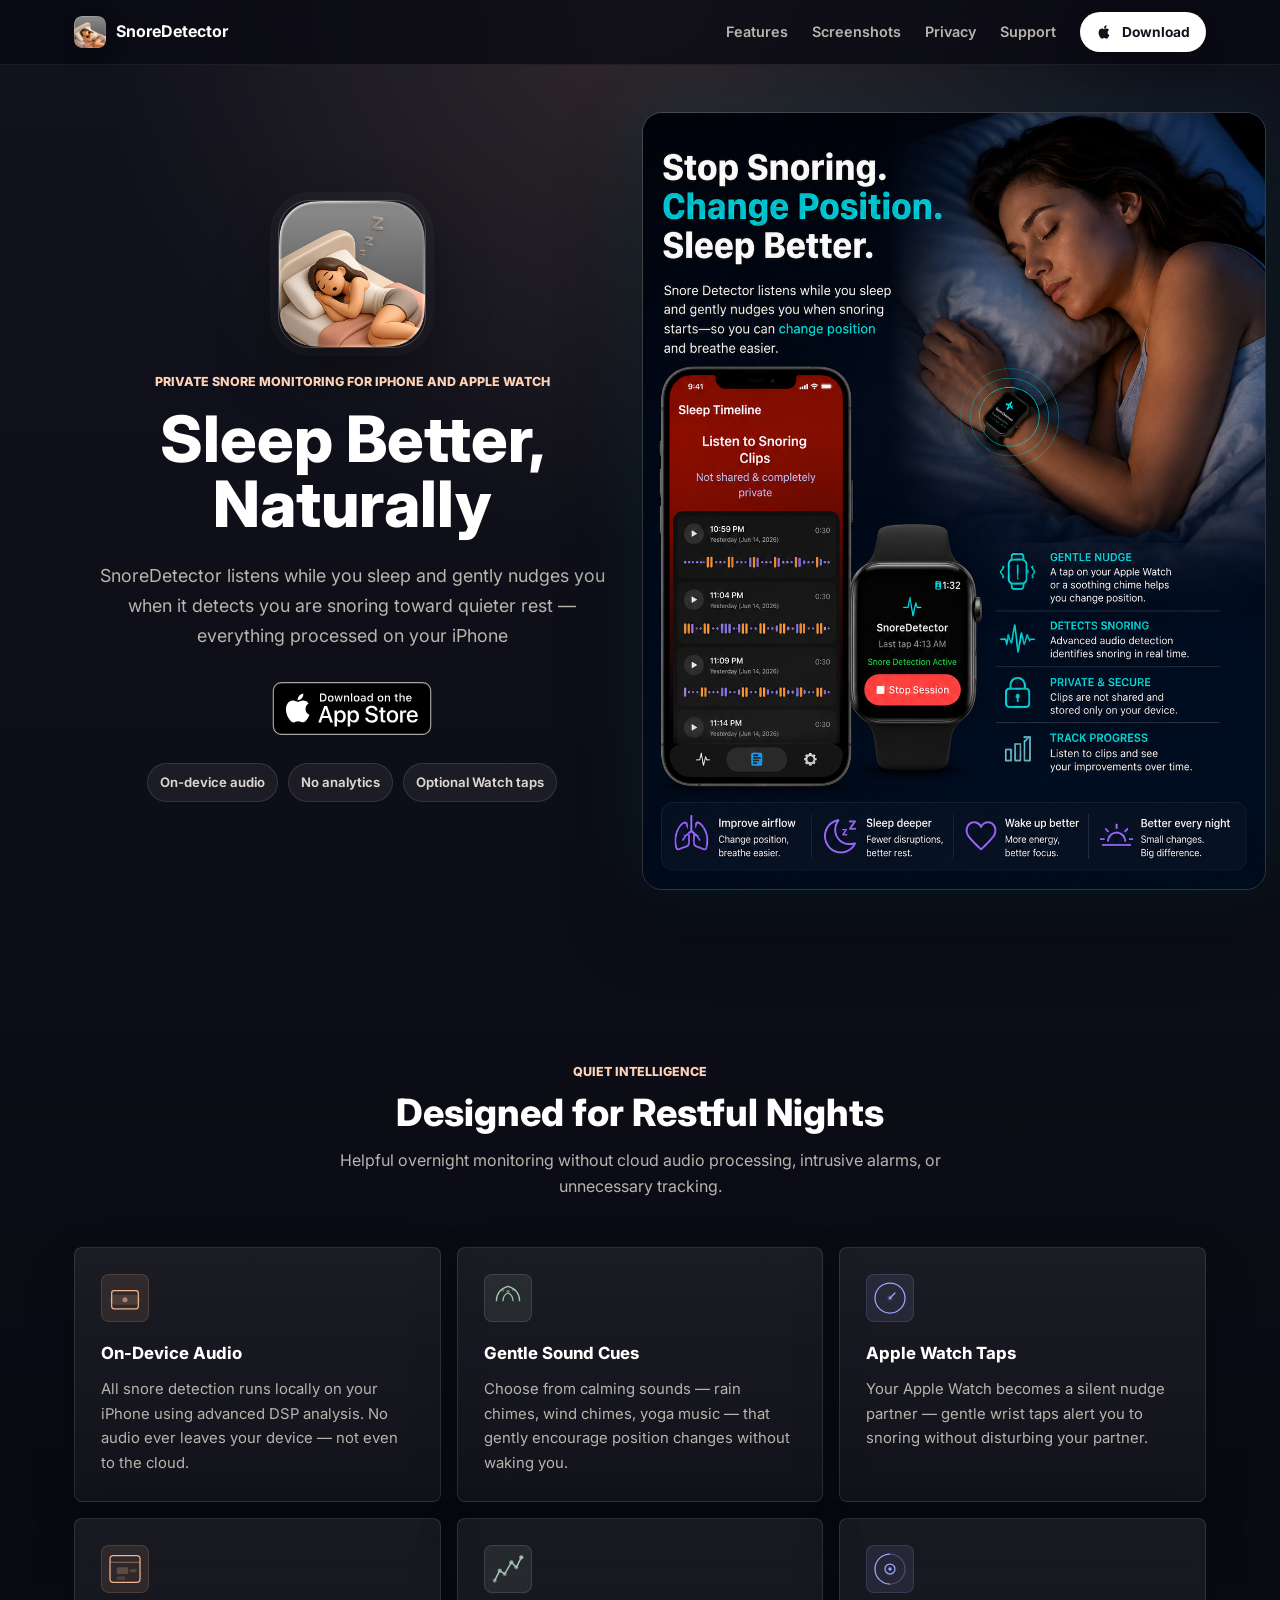
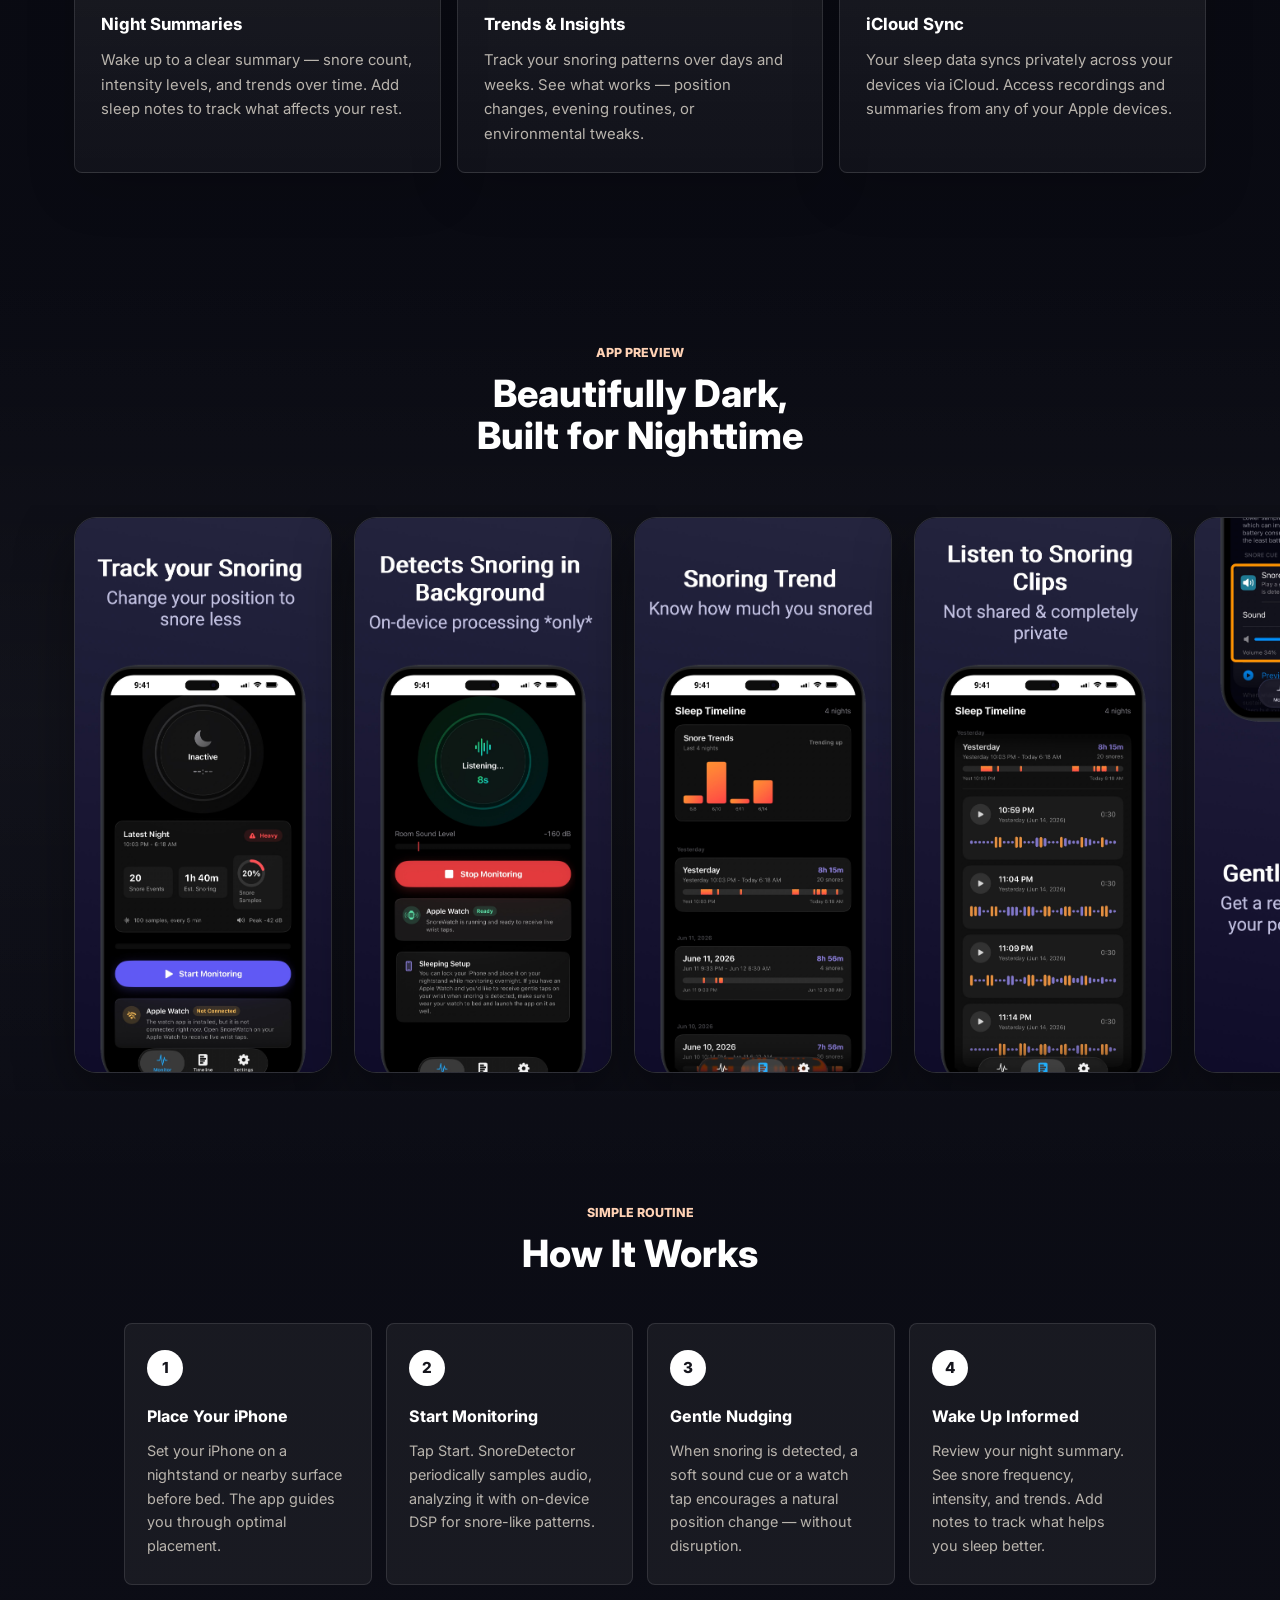
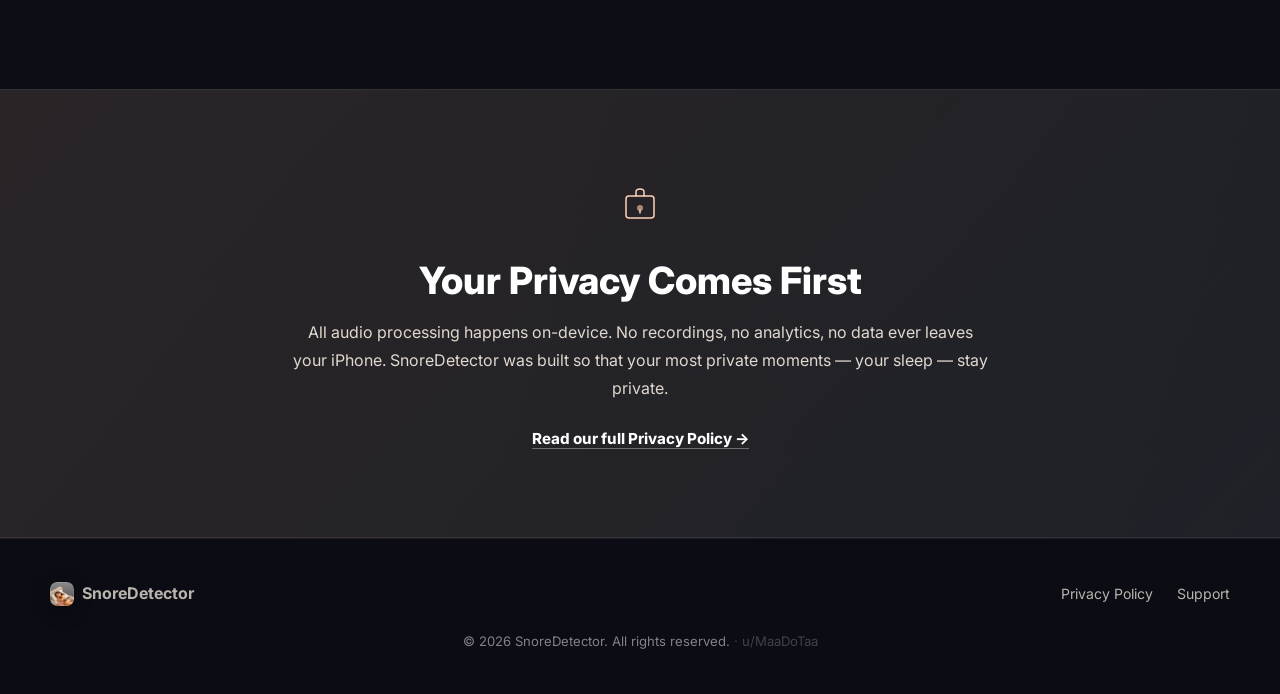
<file: index.html>
<!DOCTYPE html>
<html lang="en">
<head>
    <meta charset="UTF-8">
    <meta name="viewport" content="width=device-width, initial-scale=1.0">
    <meta name="description" content="SnoreDetector — On-device snore monitoring that gently nudges you toward quieter sleep. No cloud audio processing. Your data stays on your iPhone.">
    <meta name="theme-color" content="#0a0a1a">
    <title>SnoreDetector — Sleep Better, Naturally</title>

    <link rel="icon" type="image/png" href="favicon.png" sizes="64x64">
    <link rel="apple-touch-icon" href="images/app-icon.png">
    <link rel="stylesheet" href="styles.css">

    <link rel="preconnect" href="https://fonts.googleapis.com">
    <link rel="preconnect" href="https://fonts.gstatic.com" crossorigin>
    <link href="https://fonts.googleapis.com/css2?family=Inter:wght@400;500;600;700&display=swap" rel="stylesheet">
</head>
<body>
    <!-- Navigation -->
    <nav class="nav">
        <div class="nav-inner">
            <a href="index.html" class="nav-logo">
                <img src="images/app-icon.png" alt="SnoreDetector" class="logo-icon" width="32" height="32">
                SnoreDetector
            </a>
            <div class="nav-links">
                <a href="#features">Features</a>
                <a href="#screenshots">Screenshots</a>
                <a href="privacy.html">Privacy</a>
                <a href="support.html">Support</a>
                <a href="https://apps.apple.com/app/snoredetector/id6780040491" class="nav-download-btn">
                    <svg viewBox="0 0 24 24" width="16" height="16" style="vertical-align: middle; margin-right: 4px;">
                        <path fill="currentColor" d="M18.71 19.5c-.83 1.24-1.71 2.45-3.05 2.47-1.34.03-1.77-.79-3.29-.79-1.53 0-2 .77-3.27.82-1.31.05-2.3-1.32-3.14-2.53C4.25 17 2.94 12.45 4.7 9.39c.87-1.52 2.43-2.48 4.12-2.51 1.28-.02 2.5.87 3.29.87.78 0 2.26-1.07 3.8-.91.65.03 2.47.26 3.64 1.98-.09.06-2.17 1.28-2.15 3.81.03 3.02 2.65 4.03 2.68 4.04-.03.07-.42 1.44-1.38 2.83M13 3.5c.73-.83 1.94-1.46 2.94-1.5.13 1.17-.34 2.35-1.04 3.19-.69.85-1.83 1.51-2.95 1.42-.15-1.15.41-2.35 1.05-3.11z"/>
                    </svg>
                    Download
                </a>
            </div>
        </div>
    </nav>

    <!-- Hero -->
    <header class="hero">
        <div class="hero-content">
            <img src="images/app-icon.png" alt="SnoreDetector app icon" class="hero-app-icon" width="136" height="136">
            <p class="hero-kicker">Private snore monitoring for iPhone and Apple Watch</p>
            <h1>Sleep Better,<br>Naturally</h1>
            <p class="hero-subtitle">SnoreDetector listens while you sleep and gently nudges you when it detects you are snoring toward quieter rest — everything processed on your iPhone</p>
            <div class="hero-cta">
                <a href="https://apps.apple.com/app/snoredetector/id6780040491" class="app-store-btn">
                    <img src="images/app-store-badge.svg" alt="Download on the App Store" width="160" height="53">
                </a>
            </div>
            <div class="hero-proof" aria-label="SnoreDetector highlights">
                <span>On-device audio</span>
                <span>No analytics</span>
                <span>Optional Watch taps</span>
            </div>
        </div>
        <div class="hero-visual">
            <img src="images/snoredetector-hero.png" alt="SnoreDetector helps you change position for quieter, more restful sleep" class="hero-image">
        </div>
    </header>

    <!-- Features -->
    <section id="features" class="features">
        <div class="section-heading">
            <p class="section-kicker">Quiet intelligence</p>
            <h2>Designed for Restful Nights</h2>
            <p>Helpful overnight monitoring without cloud audio processing, intrusive alarms, or unnecessary tracking.</p>
        </div>
        <div class="feature-grid">
            <div class="feature-card">
                <div class="feature-icon">
                    <svg viewBox="0 0 48 48" width="40" height="40">
                        <rect x="8" y="15" width="32" height="22" rx="3" fill="none" stroke="currentColor" stroke-width="1.5"/>
                        <rect x="6" y="20" width="36" height="12" rx="6" fill="currentColor" opacity="0.15"/>
                        <circle cx="24" cy="26" r="3" fill="currentColor" opacity="0.6"/>
                    </svg>
                </div>
                <h3>On-Device Audio</h3>
                <p>All snore detection runs locally on your iPhone using advanced DSP analysis. No audio ever leaves your device — not even to the cloud.</p>
            </div>
            <div class="feature-card">
                <div class="feature-icon">
                    <svg viewBox="0 0 48 48" width="40" height="40">
                        <path d="M10 28 Q10 14, 24 10 Q38 14, 38 28" fill="none" stroke="currentColor" stroke-width="1.5"/>
                        <path d="M18 28 Q18 20, 24 18 Q30 20, 30 28" fill="none" stroke="currentColor" stroke-width="1.5"/>
                        <circle cx="24" cy="16" r="2" fill="currentColor" opacity="0.5"/>
                        <circle cx="30" cy="14" r="1.5" fill="currentColor" opacity="0.4"/>
                        <circle cx="18" cy="15" r="1.5" fill="currentColor" opacity="0.4"/>
                    </svg>
                </div>
                <h3>Gentle Sound Cues</h3>
                <p>Choose from calming sounds — rain chimes, wind chimes, yoga music — that gently encourage position changes without waking you.</p>
            </div>
            <div class="feature-card">
                <div class="feature-icon">
                    <svg viewBox="0 0 48 48" width="40" height="40">
                        <circle cx="24" cy="24" r="18" fill="none" stroke="currentColor" stroke-width="1.5"/>
                        <path d="M24 24 L30 18" stroke="currentColor" stroke-width="1.5" stroke-linecap="round"/>
                        <circle cx="24" cy="24" r="3" fill="currentColor" opacity="0.3"/>
                        <circle cx="24" cy="24" r="1.2" fill="currentColor"/>
                    </svg>
                </div>
                <h3>Apple Watch Taps</h3>
                <p>Your Apple Watch becomes a silent nudge partner — gentle wrist taps alert you to snoring without disturbing your partner.</p>
            </div>
            <div class="feature-card">
                <div class="feature-icon">
                    <svg viewBox="0 0 48 48" width="40" height="40">
                        <rect x="6" y="8" width="36" height="32" rx="4" fill="none" stroke="currentColor" stroke-width="1.5"/>
                        <line x1="6" y1="16" x2="42" y2="16" stroke="currentColor" stroke-width="1.5" opacity="0.4"/>
                        <rect x="14" y="22" width="14" height="8" rx="2" fill="currentColor" opacity="0.25"/>
                        <rect x="30" y="24" width="8" height="4" rx="1" fill="currentColor" opacity="0.2"/>
                        <rect x="14" y="33" width="10" height="4" rx="1" fill="currentColor" opacity="0.18"/>
                    </svg>
                </div>
                <h3>Night Summaries</h3>
                <p>Wake up to a clear summary — snore count, intensity levels, and trends over time. Add sleep notes to track what affects your rest.</p>
            </div>
            <div class="feature-card">
                <div class="feature-icon">
                    <svg viewBox="0 0 48 48" width="40" height="40">
                        <path d="M8 38 L14 26 L20 30 L28 16 L34 22 L40 10" fill="none" stroke="currentColor" stroke-width="1.8" stroke-linecap="round" stroke-linejoin="round"/>
                        <circle cx="8" cy="38" r="2.5" fill="currentColor" opacity="0.5"/>
                        <circle cx="14" cy="26" r="2.5" fill="currentColor" opacity="0.7"/>
                        <circle cx="20" cy="30" r="2.5" fill="currentColor" opacity="0.6"/>
                        <circle cx="28" cy="16" r="2.5" fill="currentColor" opacity="0.8"/>
                        <circle cx="34" cy="22" r="2.5" fill="currentColor" opacity="0.6"/>
                        <circle cx="40" cy="10" r="2.5" fill="currentColor" opacity="0.9"/>
                    </svg>
                </div>
                <h3>Trends &amp; Insights</h3>
                <p>Track your snoring patterns over days and weeks. See what works — position changes, evening routines, or environmental tweaks.</p>
            </div>
            <div class="feature-card">
                <div class="feature-icon">
                    <svg viewBox="0 0 48 48" width="40" height="40">
                        <path d="M24 6 C14 6, 6 14, 6 24 C6 34, 14 42, 24 42" fill="none" stroke="currentColor" stroke-width="1.5"/>
                        <path d="M24 6 C34 6, 42 14, 42 24 C42 34, 34 42, 24 42" fill="none" stroke="currentColor" stroke-width="1.5" opacity="0.3"/>
                        <circle cx="24" cy="24" r="6" fill="none" stroke="currentColor" stroke-width="1.5"/>
                        <circle cx="24" cy="24" r="2" fill="currentColor"/>
                    </svg>
                </div>
                <h3>iCloud Sync</h3>
                <p>Your sleep data syncs privately across your devices via iCloud. Access recordings and summaries from any of your Apple devices.</p>
            </div>
        </div>
    </section>

    <!-- Screenshots -->
    <section id="screenshots" class="screenshots">
        <div class="section-heading">
            <p class="section-kicker">App preview</p>
            <h2>Beautifully Dark,<br>Built for Nighttime</h2>
        </div>
        <div class="screenshot-scroll">
            <div class="screenshot-track">
                <img src="images/screenshots/1.jpg" alt="Monitor Tab — Real-time audio levels and snore detection" loading="lazy">
                <img src="images/screenshots/2.jpg" alt="Night Summary — Snore count and intensity overview" loading="lazy">
                <img src="images/screenshots/3.jpg" alt="Recording History — Browse past snore clips" loading="lazy">
                <img src="images/screenshots/4.jpg" alt="Trends &amp; Insights — Track patterns over time" loading="lazy">
                <img src="images/screenshots/5.jpg" alt="Settings — Customize cues, intervals, and retention" loading="lazy">
                <img src="images/screenshots/6.jpg" alt="Onboarding — Quick setup for your first night" loading="lazy">
            </div>
        </div>
    </section>

    <!-- How it Works -->
    <section class="how-it-works">
        <div class="section-heading">
            <p class="section-kicker">Simple routine</p>
            <h2>How It Works</h2>
        </div>
        <div class="steps">
            <div class="step">
                <div class="step-number">1</div>
                <h3>Place Your iPhone</h3>
                <p>Set your iPhone on a nightstand or nearby surface before bed. The app guides you through optimal placement.</p>
            </div>
            <div class="step-line"></div>
            <div class="step">
                <div class="step-number">2</div>
                <h3>Start Monitoring</h3>
                <p>Tap Start. SnoreDetector periodically samples audio, analyzing it with on-device DSP for snore-like patterns.</p>
            </div>
            <div class="step-line"></div>
            <div class="step">
                <div class="step-number">3</div>
                <h3>Gentle Nudging</h3>
                <p>When snoring is detected, a soft sound cue or a watch tap encourages a natural position change — without disruption.</p>
            </div>
            <div class="step-line"></div>
            <div class="step">
                <div class="step-number">4</div>
                <h3>Wake Up Informed</h3>
                <p>Review your night summary. See snore frequency, intensity, and trends. Add notes to track what helps you sleep better.</p>
            </div>
        </div>
    </section>

    <!-- Privacy Highlight -->
    <section class="privacy-banner">
        <div class="privacy-banner-content">
            <svg viewBox="0 0 48 48" width="48" height="48">
                <rect x="10" y="20" width="28" height="22" rx="3" fill="none" stroke="currentColor" stroke-width="1.5"/>
                <path d="M20 20V16 C20 12, 28 12, 28 16V20" fill="none" stroke="currentColor" stroke-width="1.5" stroke-linecap="round"/>
                <circle cx="24" cy="32" r="3" fill="currentColor" opacity="0.6"/>
                <line x1="24" y1="34" x2="24" y2="37" stroke="currentColor" stroke-width="1.5" stroke-linecap="round"/>
            </svg>
            <h2>Your Privacy Comes First</h2>
            <p>All audio processing happens on-device. No recordings, no analytics, no data ever leaves your iPhone. SnoreDetector was built so that your most private moments — your sleep — stay private.</p>
            <a href="privacy.html" class="text-link">Read our full Privacy Policy &rarr;</a>
        </div>
    </section>

    <!-- Footer -->
    <footer class="footer">
        <div class="footer-inner">
            <div class="footer-brand">
                <img src="images/app-icon.png" alt="SnoreDetector" class="logo-icon" width="24" height="24">
                <span>SnoreDetector</span>
            </div>
            <div class="footer-links">
                <a href="privacy.html">Privacy Policy</a>
                <a href="support.html">Support</a>
            </div>
            <p class="footer-copy">&copy; 2026 SnoreDetector. All rights reserved. <span class="footer-reddit"> &middot; <a href="https://reddit.com/user/MaaDoTaa" target="_blank" rel="noopener">u/MaaDoTaa</a></span></p>
        </div>
    </footer>
</body>
</html>
</file>
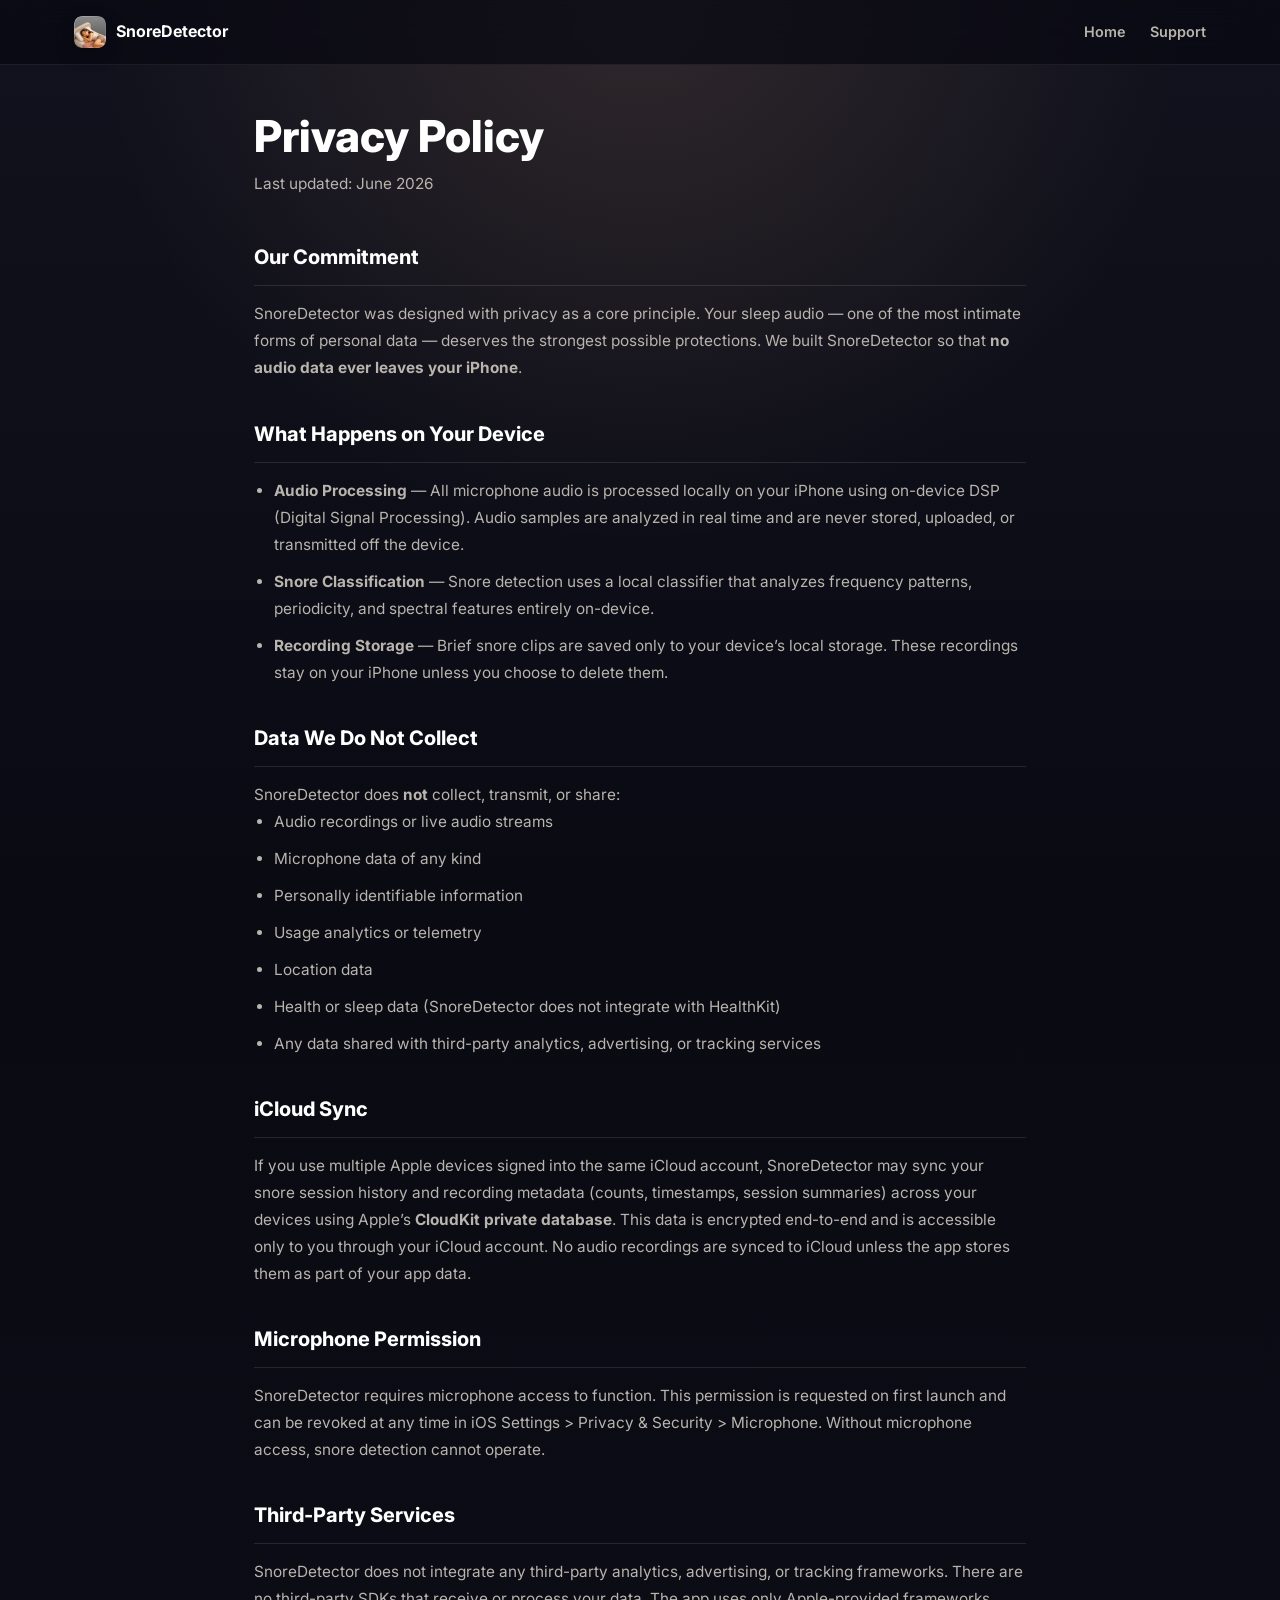
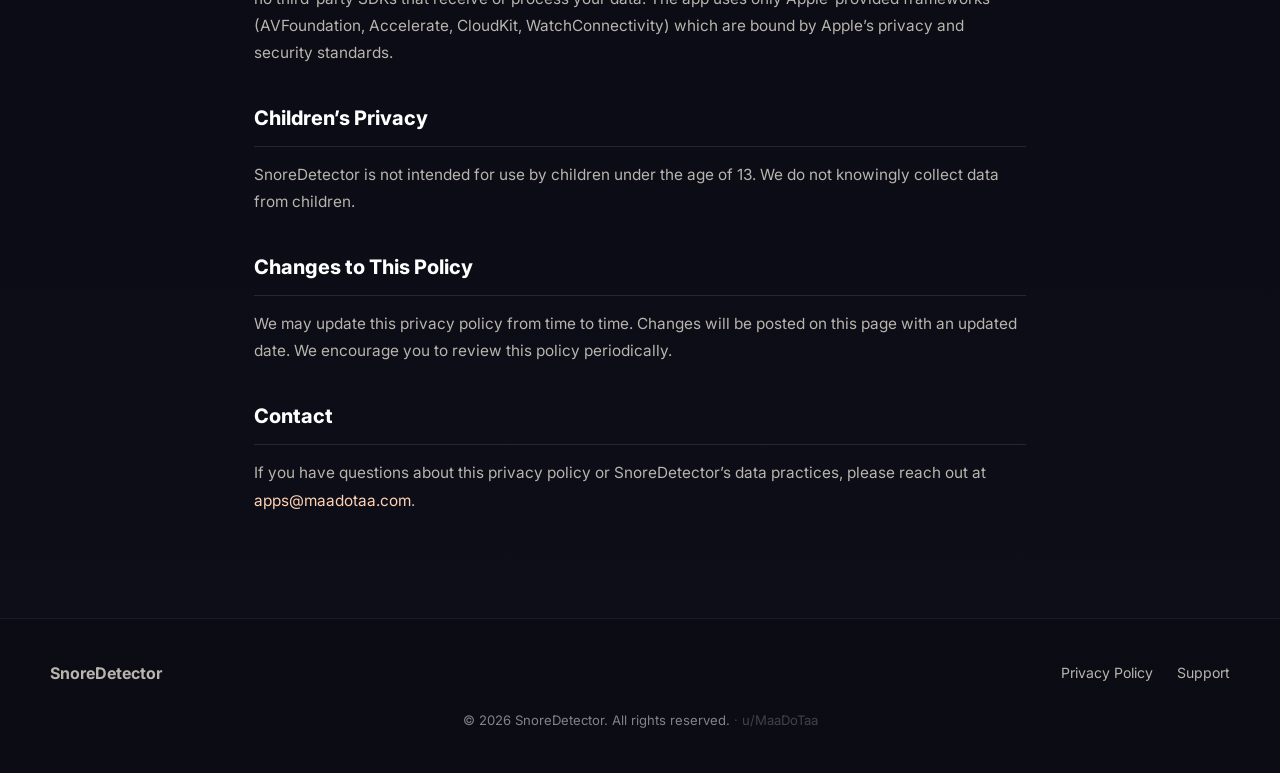
<file: privacy.html>
<!DOCTYPE html>
<html lang="en">
<head>
    <meta charset="UTF-8">
    <meta name="viewport" content="width=device-width, initial-scale=1.0">
    <meta name="description" content="SnoreDetector Privacy Policy — All audio processing happens on-device. Your data never leaves your iPhone.">
    <meta name="theme-color" content="#0a0a1a">
    <title>Privacy Policy — SnoreDetector</title>

    <link rel="icon" type="image/png" href="favicon.png" sizes="64x64">
    <link rel="apple-touch-icon" href="images/app-icon.png">
    <link rel="stylesheet" href="styles.css">

    <link href="https://fonts.googleapis.com/css2?family=Inter:wght@400;500;600;700&display=swap" rel="stylesheet">
</head>
<body>
    <nav class="nav">
        <div class="nav-inner">
            <a href="index.html" class="nav-logo">
                <img src="images/app-icon.png" alt="SnoreDetector" class="logo-icon" width="32" height="32">
                SnoreDetector
            </a>
            <div class="nav-links">
                <a href="index.html">Home</a>
                <a href="support.html">Support</a>
            </div>
        </div>
    </nav>

    <main class="legal-page">
        <h1>Privacy Policy</h1>
        <p class="last-updated">Last updated: June 2026</p>

        <section>
            <h2>Our Commitment</h2>
            <p>SnoreDetector was designed with privacy as a core principle. Your sleep audio — one of the most intimate forms of personal data — deserves the strongest possible protections. We built SnoreDetector so that <strong>no audio data ever leaves your iPhone</strong>.</p>
        </section>

        <section>
            <h2>What Happens on Your Device</h2>
            <ul>
                <li><strong>Audio Processing</strong> — All microphone audio is processed locally on your iPhone using on-device DSP (Digital Signal Processing). Audio samples are analyzed in real time and are never stored, uploaded, or transmitted off the device.</li>
                <li><strong>Snore Classification</strong> — Snore detection uses a local classifier that analyzes frequency patterns, periodicity, and spectral features entirely on-device.</li>
                <li><strong>Recording Storage</strong> — Brief snore clips are saved only to your device&rsquo;s local storage. These recordings stay on your iPhone unless you choose to delete them.</li>
            </ul>
        </section>

        <section>
            <h2>Data We Do Not Collect</h2>
            <p>SnoreDetector does <strong>not</strong> collect, transmit, or share:</p>
            <ul>
                <li>Audio recordings or live audio streams</li>
                <li>Microphone data of any kind</li>
                <li>Personally identifiable information</li>
                <li>Usage analytics or telemetry</li>
                <li>Location data</li>
                <li>Health or sleep data (SnoreDetector does not integrate with HealthKit)</li>
                <li>Any data shared with third-party analytics, advertising, or tracking services</li>
            </ul>
        </section>

        <section>
            <h2>iCloud Sync</h2>
            <p>If you use multiple Apple devices signed into the same iCloud account, SnoreDetector may sync your snore session history and recording metadata (counts, timestamps, session summaries) across your devices using Apple&rsquo;s <strong>CloudKit private database</strong>. This data is encrypted end-to-end and is accessible only to you through your iCloud account. No audio recordings are synced to iCloud unless the app stores them as part of your app data.</p>
        </section>

        <section>
            <h2>Microphone Permission</h2>
            <p>SnoreDetector requires microphone access to function. This permission is requested on first launch and can be revoked at any time in iOS Settings &gt; Privacy &amp; Security &gt; Microphone. Without microphone access, snore detection cannot operate.</p>
        </section>

        <section>
            <h2>Third-Party Services</h2>
            <p>SnoreDetector does not integrate any third-party analytics, advertising, or tracking frameworks. There are no third-party SDKs that receive or process your data. The app uses only Apple-provided frameworks (AVFoundation, Accelerate, CloudKit, WatchConnectivity) which are bound by Apple&rsquo;s privacy and security standards.</p>
        </section>

        <section>
            <h2>Children&rsquo;s Privacy</h2>
            <p>SnoreDetector is not intended for use by children under the age of 13. We do not knowingly collect data from children.</p>
        </section>

        <section>
            <h2>Changes to This Policy</h2>
            <p>We may update this privacy policy from time to time. Changes will be posted on this page with an updated date. We encourage you to review this policy periodically.</p>
        </section>

        <section>
            <h2>Contact</h2>
            <p>If you have questions about this privacy policy or SnoreDetector&rsquo;s data practices, please reach out at <a href="mailto:apps@maadotaa.com?subject=Privacy%20Question%20—%20SnoreDetector">apps@maadotaa.com</a>.</p>
        </section>
    </main>

    <footer class="footer">
        <div class="footer-inner">
            <div class="footer-brand">
                <span>SnoreDetector</span>
            </div>
            <div class="footer-links">
                <a href="privacy.html">Privacy Policy</a>
                <a href="support.html">Support</a>
            </div>
            <p class="footer-copy">&copy; 2026 SnoreDetector. All rights reserved. <span class="footer-reddit"> &middot; <a href="https://reddit.com/user/MaaDoTaa" target="_blank" rel="noopener">u/MaaDoTaa</a></span></p>
        </div>
    </footer>
</body>
</html>
</file>
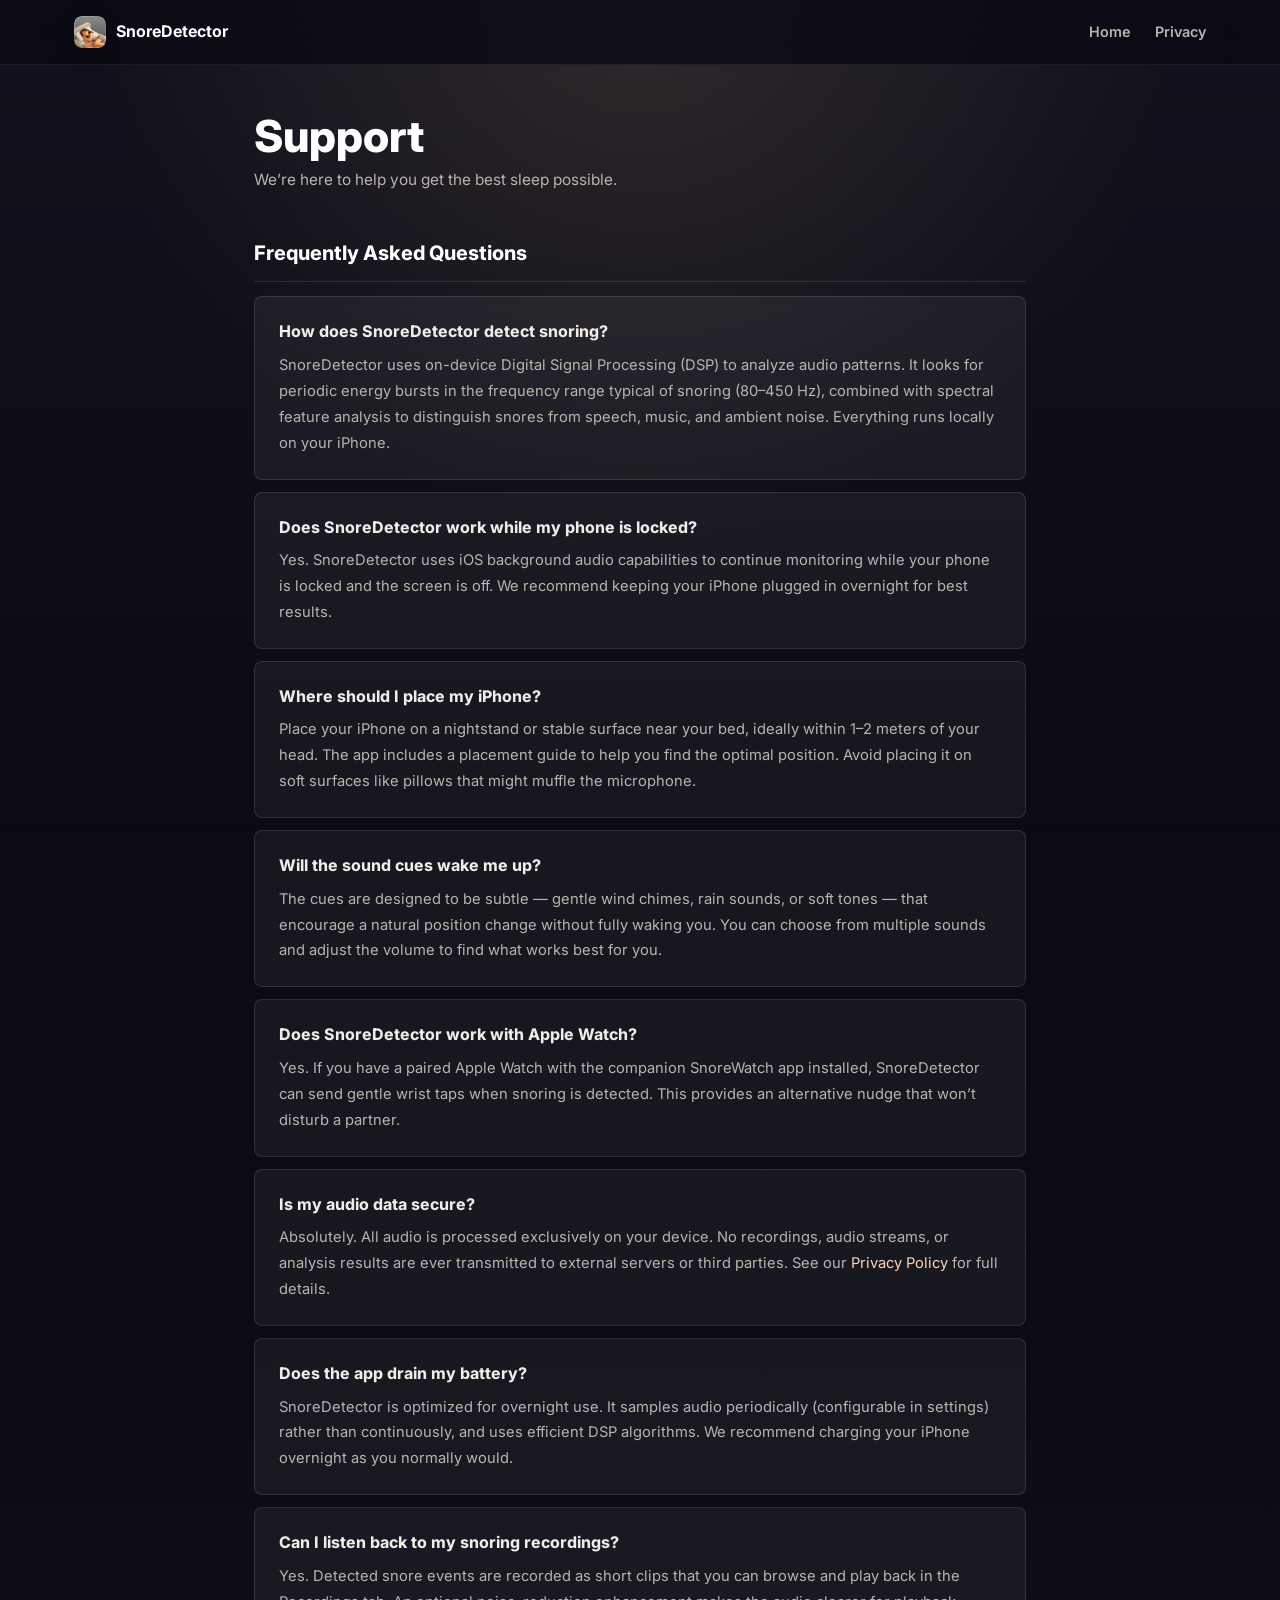
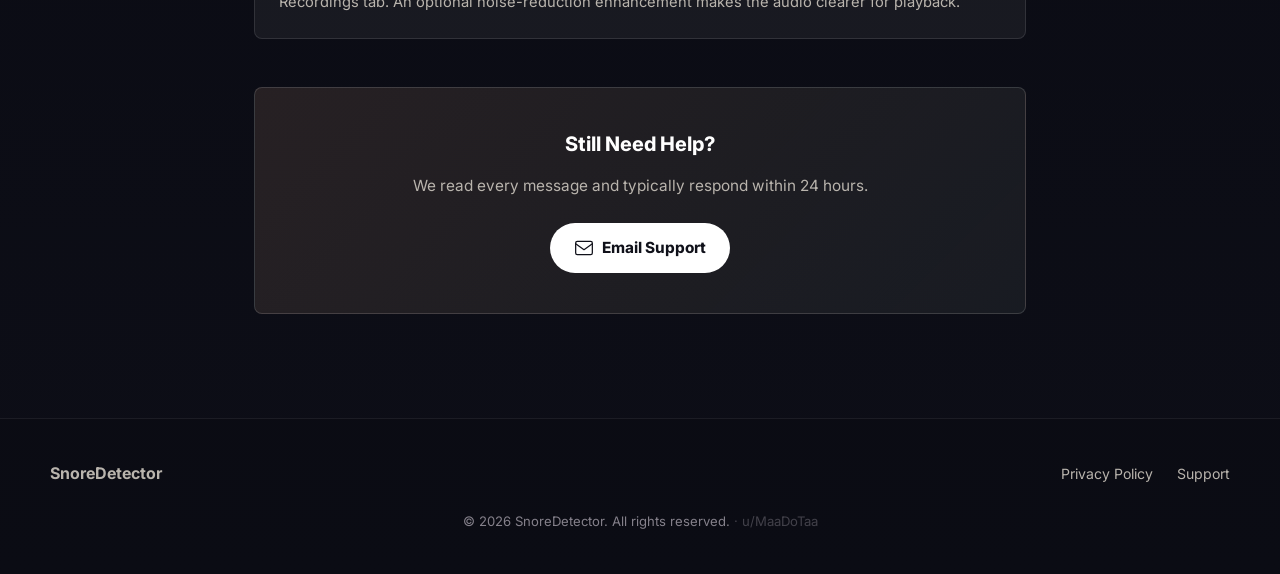
<file: support.html>
<!DOCTYPE html>
<html lang="en">
<head>
    <meta charset="UTF-8">
    <meta name="viewport" content="width=device-width, initial-scale=1.0">
    <meta name="description" content="SnoreDetector Support — Need help? We're here for you.">
    <meta name="theme-color" content="#0a0a1a">
    <title>Support — SnoreDetector</title>

    <link rel="icon" type="image/png" href="favicon.png" sizes="64x64">
    <link rel="apple-touch-icon" href="images/app-icon.png">
    <link rel="stylesheet" href="styles.css">

    <link href="https://fonts.googleapis.com/css2?family=Inter:wght@400;500;600;700&display=swap" rel="stylesheet">
</head>
<body>
    <nav class="nav">
        <div class="nav-inner">
            <a href="index.html" class="nav-logo">
                <img src="images/app-icon.png" alt="SnoreDetector" class="logo-icon" width="32" height="32">
                SnoreDetector
            </a>
            <div class="nav-links">
                <a href="index.html">Home</a>
                <a href="privacy.html">Privacy</a>
            </div>
        </div>
    </nav>

    <main class="legal-page">
        <h1>Support</h1>
        <p class="support-intro">We&rsquo;re here to help you get the best sleep possible.</p>

        <section>
            <h2>Frequently Asked Questions</h2>

            <div class="faq-item">
                <h3>How does SnoreDetector detect snoring?</h3>
                <p>SnoreDetector uses on-device Digital Signal Processing (DSP) to analyze audio patterns. It looks for periodic energy bursts in the frequency range typical of snoring (80&ndash;450 Hz), combined with spectral feature analysis to distinguish snores from speech, music, and ambient noise. Everything runs locally on your iPhone.</p>
            </div>

            <div class="faq-item">
                <h3>Does SnoreDetector work while my phone is locked?</h3>
                <p>Yes. SnoreDetector uses iOS background audio capabilities to continue monitoring while your phone is locked and the screen is off. We recommend keeping your iPhone plugged in overnight for best results.</p>
            </div>

            <div class="faq-item">
                <h3>Where should I place my iPhone?</h3>
                <p>Place your iPhone on a nightstand or stable surface near your bed, ideally within 1&ndash;2 meters of your head. The app includes a placement guide to help you find the optimal position. Avoid placing it on soft surfaces like pillows that might muffle the microphone.</p>
            </div>

            <div class="faq-item">
                <h3>Will the sound cues wake me up?</h3>
                <p>The cues are designed to be subtle — gentle wind chimes, rain sounds, or soft tones — that encourage a natural position change without fully waking you. You can choose from multiple sounds and adjust the volume to find what works best for you.</p>
            </div>

            <div class="faq-item">
                <h3>Does SnoreDetector work with Apple Watch?</h3>
                <p>Yes. If you have a paired Apple Watch with the companion SnoreWatch app installed, SnoreDetector can send gentle wrist taps when snoring is detected. This provides an alternative nudge that won&rsquo;t disturb a partner.</p>
            </div>

            <div class="faq-item">
                <h3>Is my audio data secure?</h3>
                <p>Absolutely. All audio is processed exclusively on your device. No recordings, audio streams, or analysis results are ever transmitted to external servers or third parties. See our <a href="privacy.html">Privacy Policy</a> for full details.</p>
            </div>

            <div class="faq-item">
                <h3>Does the app drain my battery?</h3>
                <p>SnoreDetector is optimized for overnight use. It samples audio periodically (configurable in settings) rather than continuously, and uses efficient DSP algorithms. We recommend charging your iPhone overnight as you normally would.</p>
            </div>

            <div class="faq-item">
                <h3>Can I listen back to my snoring recordings?</h3>
                <p>Yes. Detected snore events are recorded as short clips that you can browse and play back in the Recordings tab. An optional noise-reduction enhancement makes the audio clearer for playback.</p>
            </div>
        </section>

        <section class="contact-section">
            <h2>Still Need Help?</h2>
            <p>We read every message and typically respond within 24 hours.</p>
            <a href="mailto:apps@maadotaa.com?subject=need%20help%20with%20SnoreDetector" class="contact-btn">
                <svg viewBox="0 0 24 24" width="20" height="20" style="vertical-align: middle; margin-right: 8px;">
                    <rect x="2" y="4" width="20" height="16" rx="2" fill="none" stroke="currentColor" stroke-width="1.5"/>
                    <path d="M2 7 L12 14 L22 7" fill="none" stroke="currentColor" stroke-width="1.5" stroke-linecap="round" stroke-linejoin="round"/>
                </svg>
                Email Support
            </a>
        </section>
    </main>

    <footer class="footer">
        <div class="footer-inner">
            <div class="footer-brand">
                <span>SnoreDetector</span>
            </div>
            <div class="footer-links">
                <a href="privacy.html">Privacy Policy</a>
                <a href="support.html">Support</a>
            </div>
            <p class="footer-copy">&copy; 2026 SnoreDetector. All rights reserved. <span class="footer-reddit"> &middot; <a href="https://reddit.com/user/MaaDoTaa" target="_blank" rel="noopener">u/MaaDoTaa</a></span></p>
        </div>
    </footer>
</body>
</html>
</file>
<file: styles.css>
/* Reset and Base */
*, *::before, *::after { box-sizing: border-box; margin: 0; padding: 0; }

:root {
    color-scheme: dark;
    --bg: #090a12;
    --bg-soft: #10121d;
    --panel: rgba(255, 255, 255, 0.055);
    --panel-strong: rgba(255, 255, 255, 0.085);
    --line: rgba(255, 255, 255, 0.11);
    --line-soft: rgba(255, 255, 255, 0.07);
    --text: #f6f3ee;
    --muted: #b9b4ad;
    --subtle: #85818b;
    --accent: #f0b38d;
    --accent-strong: #ffd2b5;
    --sage: #a5c7b0;
    --violet: #9ca7ff;
    --shadow: 0 24px 80px rgba(0, 0, 0, 0.42);
}

html {
    scroll-behavior: smooth;
    font-size: 16px;
}

body {
    font-family: 'Inter', -apple-system, BlinkMacSystemFont, 'Segoe UI', sans-serif;
    background:
        radial-gradient(circle at 50% 0%, rgba(240, 179, 141, 0.14), transparent 34rem),
        linear-gradient(180deg, #11121d 0%, var(--bg) 38%, #0d0e17 100%);
    color: var(--text);
    line-height: 1.6;
    -webkit-font-smoothing: antialiased;
    overflow-x: hidden;
}

a {
    color: inherit;
    text-decoration: none;
}

img {
    max-width: 100%;
    display: block;
}

/* Navigation */
.nav {
    position: fixed;
    top: 0;
    left: 0;
    right: 0;
    z-index: 100;
    background: rgba(9, 10, 18, 0.78);
    backdrop-filter: blur(22px) saturate(1.25);
    -webkit-backdrop-filter: blur(22px) saturate(1.25);
    border-bottom: 1px solid var(--line-soft);
}

.nav-inner {
    max-width: 1180px;
    margin: 0 auto;
    padding: 0 24px;
    height: 64px;
    display: flex;
    align-items: center;
    justify-content: space-between;
}

.nav-logo {
    display: flex;
    align-items: center;
    gap: 10px;
    font-weight: 700;
    font-size: 1rem;
    letter-spacing: 0;
    color: #ffffff;
}

.logo-icon {
    border-radius: 7px;
    flex-shrink: 0;
    box-shadow: 0 6px 18px rgba(0, 0, 0, 0.28);
}

.nav-links {
    display: flex;
    align-items: center;
    gap: 24px;
}

.nav-links a {
    font-size: 0.9rem;
    font-weight: 600;
    color: var(--muted);
    transition: color 0.2s ease, background 0.2s ease, transform 0.15s ease;
}

.nav-links a:hover { color: #ffffff; }

.nav-download-btn {
    display: inline-flex;
    align-items: center;
    gap: 6px;
    background: #ffffff;
    color: #11121d !important;
    padding: 9px 16px;
    border-radius: 999px;
    font-weight: 700 !important;
    font-size: 0.86rem !important;
    box-shadow: 0 10px 26px rgba(0, 0, 0, 0.22);
}

.nav-download-btn:hover {
    background: var(--accent-strong);
    transform: translateY(-1px);
}

/* Hero */
.hero {
    min-height: 100vh;
    display: grid;
    grid-template-columns: minmax(0, 1.05fr) minmax(280px, 0.95fr);
    align-items: center;
    gap: 72px;
    max-width: 1180px;
    margin: 0 auto;
    padding: 112px 24px 76px;
}

.hero-content {
    max-width: 560px;
    text-align: center;
}

.hero-app-icon {
    width: 148px;
    height: 148px;
    margin: 0 auto 24px;
    border-radius: 32px;
    border: 1px solid rgba(255, 255, 255, 0.22);
    box-shadow: 0 22px 60px rgba(0, 0, 0, 0.42), 0 0 0 8px rgba(255, 255, 255, 0.035);
}

.hero-kicker,
.section-kicker {
    color: var(--accent-strong);
    font-size: 0.78rem;
    font-weight: 800;
    letter-spacing: 0;
    text-transform: uppercase;
}

.hero-kicker {
    margin-bottom: 14px;
}

.hero h1 {
    font-size: 4rem;
    font-weight: 800;
    line-height: 1.02;
    letter-spacing: 0;
    color: #ffffff;
    margin-bottom: 24px;
}

.hero-subtitle {
    font-size: 1.12rem;
    color: var(--muted);
    line-height: 1.7;
    max-width: 520px;
    margin: 0 auto 30px;
}

.hero-cta {
    display: flex;
    justify-content: center;
    gap: 16px;
}

.app-store-btn {
    display: inline-flex;
    align-items: center;
    border-radius: 8px;
    transition: transform 0.15s ease, filter 0.2s ease;
}

.app-store-btn:hover {
    transform: translateY(-2px);
    filter: drop-shadow(0 12px 24px rgba(240, 179, 141, 0.18));
}

.hero-proof {
    display: flex;
    flex-wrap: wrap;
    justify-content: center;
    gap: 10px;
    margin-top: 28px;
}

.hero-proof span {
    color: #ddd6cf;
    background: rgba(255, 255, 255, 0.06);
    border: 1px solid var(--line);
    border-radius: 999px;
    padding: 8px 12px;
    font-size: 0.82rem;
    font-weight: 650;
}

.hero-visual {
    position: relative;
    display: flex;
    align-items: center;
    justify-content: center;
    min-height: 650px;
}

.hero-visual::before {
    content: "";
    position: absolute;
    width: 90%;
    height: 92%;
    border: 1px solid rgba(255, 255, 255, 0.08);
    border-radius: 28px;
    background: linear-gradient(180deg, rgba(255, 255, 255, 0.06), rgba(255, 255, 255, 0.015));
    transform: rotate(3deg);
}

.hero-image {
    position: relative;
    width: min(130%, 624px);
    max-width: none;
    height: auto;
    border-radius: 20px;
    border: 1px solid rgba(255, 255, 255, 0.16);
    box-shadow: var(--shadow), 0 0 70px rgba(25, 203, 225, 0.13);
    transition: transform 0.3s ease, box-shadow 0.3s ease;
}

.hero-image:hover {
    transform: translateY(-5px);
    box-shadow: 0 34px 100px rgba(0, 0, 0, 0.5), 0 0 84px rgba(240, 179, 141, 0.1);
}

/* Shared Sections */
.section-heading {
    max-width: 680px;
    margin: 0 auto 48px;
    text-align: center;
}

.section-heading h2,
.privacy-banner-content h2,
.how-it-works h2,
.features h2,
.screenshots h2 {
    font-size: 2.35rem;
    font-weight: 800;
    line-height: 1.12;
    letter-spacing: 0;
    color: #ffffff;
    margin-top: 10px;
}

.section-heading p:not(.section-kicker) {
    margin-top: 14px;
    color: var(--muted);
    font-size: 1rem;
}

/* Features */
.features {
    max-width: 1180px;
    margin: 0 auto;
    padding: 96px 24px 88px;
}

.feature-grid {
    display: grid;
    grid-template-columns: repeat(3, minmax(0, 1fr));
    gap: 16px;
}

.feature-card {
    min-height: 236px;
    background: linear-gradient(180deg, rgba(255, 255, 255, 0.07), rgba(255, 255, 255, 0.035));
    border: 1px solid var(--line);
    border-radius: 8px;
    padding: 26px;
    box-shadow: 0 18px 50px rgba(0, 0, 0, 0.16);
    transition: border-color 0.2s ease, transform 0.2s ease, background 0.2s ease;
}

.feature-card:hover {
    background: linear-gradient(180deg, rgba(255, 255, 255, 0.09), rgba(255, 255, 255, 0.045));
    border-color: rgba(240, 179, 141, 0.36);
    transform: translateY(-3px);
}

.feature-icon {
    width: 48px;
    height: 48px;
    display: flex;
    align-items: center;
    justify-content: center;
    color: var(--accent);
    background: rgba(240, 179, 141, 0.1);
    border: 1px solid rgba(240, 179, 141, 0.16);
    border-radius: 8px;
    margin-bottom: 18px;
}

.feature-card:nth-child(3n + 2) .feature-icon {
    color: var(--sage);
    background: rgba(165, 199, 176, 0.1);
    border-color: rgba(165, 199, 176, 0.16);
}

.feature-card:nth-child(3n) .feature-icon {
    color: var(--violet);
    background: rgba(156, 167, 255, 0.1);
    border-color: rgba(156, 167, 255, 0.16);
}

.feature-card h3 {
    font-size: 1.05rem;
    font-weight: 750;
    color: #ffffff;
    margin-bottom: 10px;
}

.feature-card p {
    font-size: 0.93rem;
    color: var(--muted);
    line-height: 1.65;
}

/* Screenshots */
.screenshots {
    padding: 82px 0 104px;
    overflow: hidden;
    background: linear-gradient(180deg, transparent, rgba(255, 255, 255, 0.03) 48%, transparent);
}

.screenshot-scroll {
    width: 100%;
    overflow-x: auto;
    -webkit-overflow-scrolling: touch;
    scrollbar-width: none;
    padding: 0 24px;
}

.screenshot-scroll::-webkit-scrollbar { display: none; }

.screenshot-track {
    display: flex;
    gap: 22px;
    width: max-content;
    padding: 12px max(24px, calc((100vw - 1180px) / 2)) 18px;
}

.screenshot-track img {
    width: 258px;
    height: auto;
    border-radius: 22px;
    border: 1px solid rgba(255, 255, 255, 0.14);
    box-shadow: 0 20px 58px rgba(0, 0, 0, 0.38);
    transition: transform 0.25s ease, box-shadow 0.25s ease;
    flex-shrink: 0;
}

.screenshot-track img:hover {
    transform: translateY(-6px);
    box-shadow: 0 30px 78px rgba(0, 0, 0, 0.5);
}

/* How It Works */
.how-it-works {
    max-width: 1080px;
    margin: 0 auto;
    padding: 8px 24px 104px;
}

.steps {
    display: grid;
    grid-template-columns: repeat(4, minmax(0, 1fr));
    gap: 14px;
}

.step {
    position: relative;
    min-height: 220px;
    background: var(--panel);
    border: 1px solid var(--line);
    border-radius: 8px;
    padding: 26px 22px;
}

.step-number {
    width: 36px;
    height: 36px;
    border-radius: 999px;
    background: #ffffff;
    color: #15151d;
    font-weight: 800;
    font-size: 0.95rem;
    display: flex;
    align-items: center;
    justify-content: center;
    margin-bottom: 18px;
}

.step h3 {
    font-size: 1rem;
    font-weight: 750;
    color: #ffffff;
    margin-bottom: 9px;
}

.step p {
    font-size: 0.9rem;
    color: var(--muted);
    line-height: 1.65;
}

.step-line { display: none; }

/* Privacy Banner */
.privacy-banner {
    padding: 86px 24px;
    border-top: 1px solid var(--line-soft);
    border-bottom: 1px solid var(--line-soft);
    background:
        linear-gradient(135deg, rgba(240, 179, 141, 0.11), rgba(165, 199, 176, 0.08)),
        rgba(255, 255, 255, 0.025);
}

.privacy-banner-content {
    max-width: 700px;
    margin: 0 auto;
    text-align: center;
}

.privacy-banner-content svg {
    color: var(--accent-strong);
    margin: 0 auto 18px;
}

.privacy-banner-content h2 {
    margin-bottom: 16px;
}

.privacy-banner-content p {
    font-size: 1rem;
    color: #e1d8cf;
    line-height: 1.75;
    margin-bottom: 24px;
}

.text-link {
    color: #ffffff;
    font-weight: 750;
    font-size: 0.95rem;
    border-bottom: 1px solid rgba(255, 255, 255, 0.34);
    transition: color 0.2s ease, border-color 0.2s ease;
}

.text-link:hover {
    color: var(--accent-strong);
    border-color: var(--accent-strong);
}

/* Footer */
.footer {
    padding: 42px 24px;
    background: rgba(0, 0, 0, 0.12);
    border-top: 1px solid var(--line-soft);
}

.footer-inner {
    max-width: 1180px;
    margin: 0 auto;
    display: flex;
    align-items: center;
    justify-content: space-between;
    flex-wrap: wrap;
    gap: 16px;
}

.footer-brand {
    display: flex;
    align-items: center;
    gap: 8px;
    font-weight: 700;
    color: var(--muted);
}

.footer-links {
    display: flex;
    gap: 24px;
}

.footer-links a {
    font-size: 0.88rem;
    color: var(--muted);
    transition: color 0.2s ease;
}

.footer-links a:hover { color: var(--accent-strong); }

.footer-copy {
    font-size: 0.82rem;
    color: var(--subtle);
    width: 100%;
    text-align: center;
    margin-top: 8px;
}

.footer-reddit {
    opacity: 0.45;
    transition: opacity 0.25s ease;
}

.footer-reddit:hover {
    opacity: 0.8;
}

.footer-reddit a {
    color: inherit;
}

/* Legal Pages */
.legal-page {
    max-width: 820px;
    margin: 0 auto;
    padding: 112px 24px 68px;
}

.legal-page h1 {
    font-size: 2.75rem;
    font-weight: 800;
    line-height: 1.1;
    letter-spacing: 0;
    color: #ffffff;
    margin-bottom: 10px;
}

.last-updated,
.support-intro {
    color: var(--muted);
    font-size: 1rem;
    margin-bottom: 44px;
}

.support-intro {
    margin-top: -4px;
}

.legal-page section {
    margin-bottom: 36px;
}

.legal-page h2 {
    font-size: 1.25rem;
    font-weight: 750;
    color: #ffffff;
    margin-bottom: 14px;
    padding-bottom: 12px;
    border-bottom: 1px solid var(--line);
}

.legal-page h3 {
    font-size: 1rem;
    font-weight: 750;
    color: #f0ece7;
    margin-bottom: 8px;
}

.legal-page p,
.legal-page li {
    font-size: 0.96rem;
    color: var(--muted);
    line-height: 1.76;
}

.legal-page ul {
    padding-left: 20px;
}

.legal-page li {
    margin-bottom: 10px;
}

.legal-page a {
    color: var(--accent-strong);
    transition: color 0.2s ease;
}

.legal-page a:hover { color: #ffffff; }

/* Support Page */
.faq-item {
    background: var(--panel);
    border: 1px solid var(--line);
    border-radius: 8px;
    padding: 22px 24px;
    margin-bottom: 12px;
    transition: border-color 0.2s ease, background 0.2s ease;
}

.faq-item:hover {
    background: var(--panel-strong);
    border-color: rgba(240, 179, 141, 0.3);
}

.faq-item p {
    font-size: 0.92rem;
    color: var(--muted);
}

.contact-section {
    background: linear-gradient(135deg, rgba(240, 179, 141, 0.12), rgba(165, 199, 176, 0.08));
    border: 1px solid rgba(255, 255, 255, 0.14);
    border-radius: 8px;
    padding: 40px;
    text-align: center;
    margin-top: 48px;
}

.contact-section h2 {
    border-bottom: none;
    margin-bottom: 12px;
    padding-bottom: 0;
}

.contact-section p {
    margin-bottom: 24px;
}

.contact-btn {
    display: inline-flex;
    align-items: center;
    background: #ffffff;
    color: #10111a !important;
    padding: 13px 24px;
    border-radius: 999px;
    font-weight: 750;
    font-size: 0.96rem;
    transition: transform 0.15s ease, box-shadow 0.2s ease, background 0.2s ease;
}

.contact-btn:hover {
    background: var(--accent-strong);
    transform: translateY(-2px);
    box-shadow: 0 12px 30px rgba(0, 0, 0, 0.25);
}

/* Responsive */
@media (max-width: 980px) {
    .hero {
        grid-template-columns: 1fr;
        text-align: center;
        padding: 104px 24px 56px;
        gap: 44px;
    }

    .hero-content {
        max-width: 680px;
        margin: 0 auto;
    }

    .hero h1 { font-size: 3rem; }

    .hero-app-icon {
        width: 128px;
        height: 128px;
        border-radius: 28px;
    }

    .hero-visual {
        min-height: 0;
    }

    .hero-visual::before { width: min(78%, 430px); }

    .hero-image { width: min(130%, 624px); }

    .feature-grid,
    .steps {
        grid-template-columns: repeat(2, minmax(0, 1fr));
    }

    .nav-links a:not(.nav-download-btn) { display: none; }
    .nav-links { gap: 12px; }
}

@media (max-width: 640px) {
    .nav-inner {
        padding: 0 16px;
    }

    .nav-logo {
        font-size: 0.95rem;
    }

    .hero {
        padding: 96px 18px 48px;
    }

    .hero h1 {
        font-size: 2.35rem;
        line-height: 1.08;
    }

    .hero-subtitle {
        font-size: 1rem;
    }

    .hero-app-icon {
        width: 112px;
        height: 112px;
        border-radius: 25px;
        margin-bottom: 20px;
    }

    .hero-proof {
        gap: 8px;
    }

    .hero-proof span {
        font-size: 0.78rem;
        padding: 7px 10px;
    }

    .hero-visual::before { width: 84%; }

    .hero-image {
        width: min(130%, calc(100vw - 36px), 546px);
        border-radius: 16px;
    }

    .section-heading h2,
    .privacy-banner-content h2,
    .how-it-works h2,
    .features h2,
    .screenshots h2 {
        font-size: 2rem;
    }

    .features,
    .screenshots,
    .how-it-works,
    .privacy-banner {
        padding-top: 68px;
        padding-bottom: 72px;
    }

    .feature-grid,
    .steps {
        grid-template-columns: 1fr;
    }

    .feature-card,
    .step {
        min-height: 0;
    }

    .screenshot-track img { width: 210px; }

    .legal-page {
        padding: 96px 20px 56px;
    }

    .legal-page h1 { font-size: 2.2rem; }

    .contact-section {
        padding: 28px 20px;
    }

    .footer-inner {
        flex-direction: column;
        text-align: center;
    }
}
</file>
